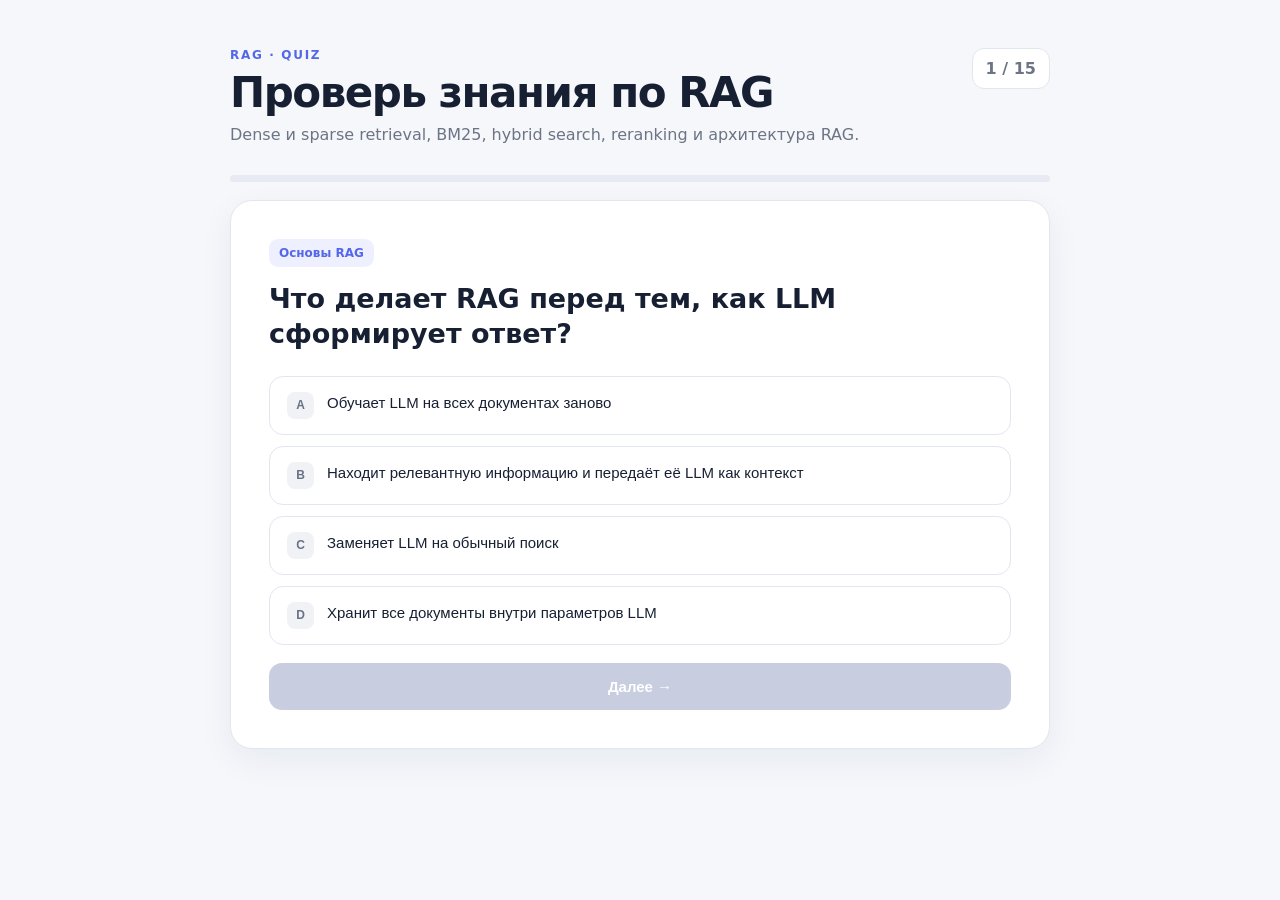
<file: rag_test_one/index.html>
<!doctype html>
<html lang="ru">
<head>
<meta charset="utf-8">
<meta name="viewport" content="width=device-width,initial-scale=1">
<title>RAG — тест</title>
<link rel="stylesheet" href="style.css">
</head>
<body>
<main class="app">
<header>
  <div>
    <div class="eyebrow">RAG · QUIZ</div>
    <h1>Проверь знания по RAG</h1>
    <p>Dense и sparse retrieval, BM25, hybrid search, reranking и архитектура RAG.</p>
  </div>
  <div class="counter" id="counter"></div>
</header>
<div class="progress"><div id="bar"></div></div>

<section class="card" id="quiz">
  <div class="topic" id="topic"></div>
  <h2 id="question"></h2>
  <div id="options" class="options"></div>
  <div id="feedback" class="feedback" hidden>
    <strong id="feedbackTitle"></strong>
    <p id="feedbackText"></p>
  </div>
  <button id="next" class="next" disabled>Далее →</button>
</section>

<section class="card result" id="result" hidden>
  <div class="result-icon">✓</div>
  <div class="eyebrow">РЕЗУЛЬТАТ</div>
  <h2 id="resultTitle"></h2>
  <p id="resultText"></p>
  <button id="restart" class="next">Пройти ещё раз</button>
</section>
</main>
<script src="script.js"></script>
</body>
</html>
</file>
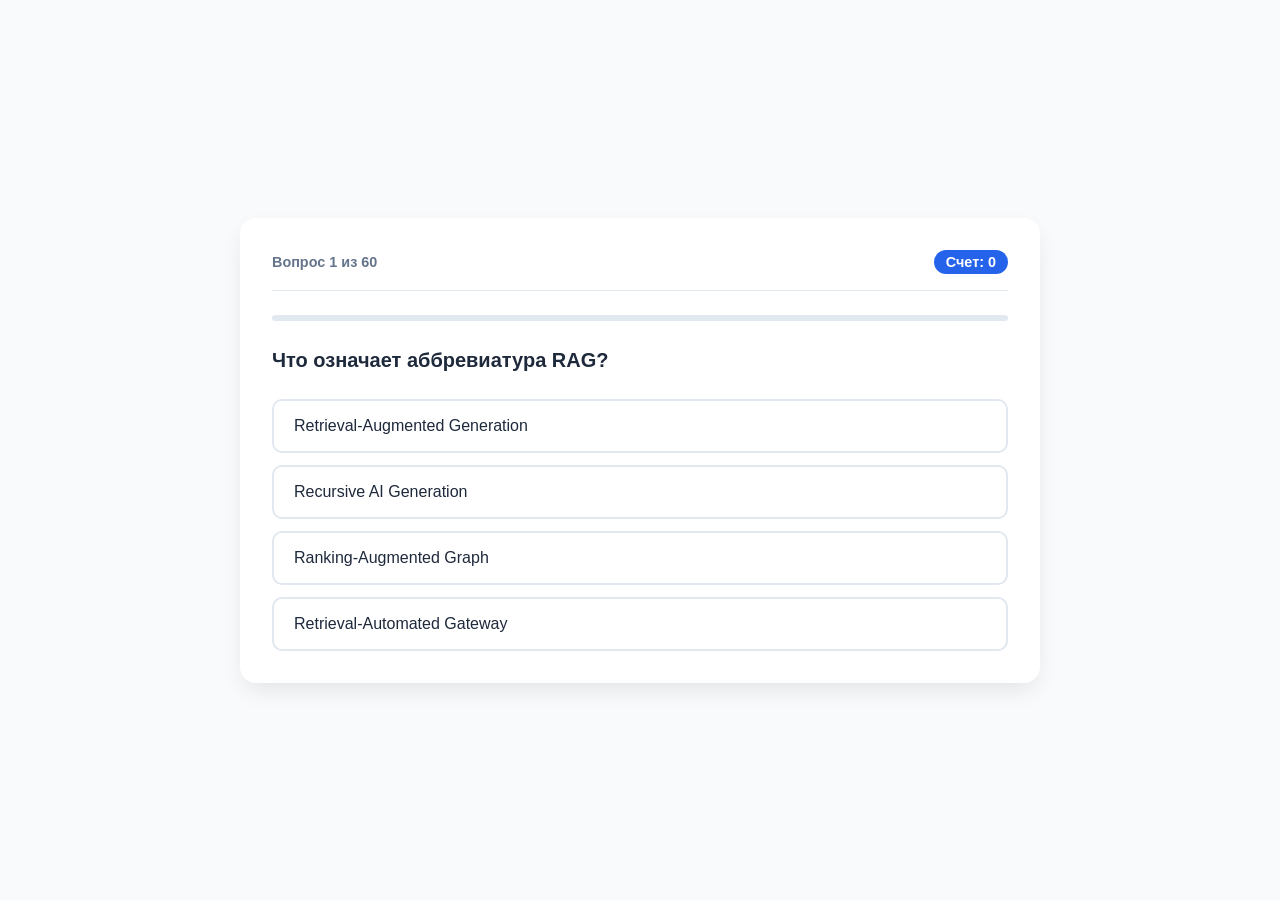
<file: rag_test_two/index.html>
<!DOCTYPE html>
<html lang="ru">
<head>
    <meta charset="UTF-8">
    <meta name="viewport" content="width=device-width, initial-scale=1.0">
    <title>Тест: Технологии анализа больших данных (Apache Spark)</title>
    <style>
        :root {
            --primary: #2563eb;
            --primary-hover: #1d4ed8;
            --success: #16a34a;
            --success-bg: #dcfce7;
            --error: #dc2626;
            --error-bg: #fee2e2;
            --bg: #f8fafc;
            --card-bg: #ffffff;
            --text: #1e293b;
            --text-secondary: #64748b;
            --border: #e2e8f0;
        }

        * {
            box-sizing: border-box;
            margin: 0;
            padding: 0;
            font-family: 'Segoe UI', Roboto, Helvetica, Arial, sans-serif;
        }

        body {
            background-color: var(--bg);
            color: var(--text);
            display: flex;
            justify-content: center;
            align-items: center;
            min-height: 100vh;
            padding: 20px;
        }

        .container {
            background: var(--card-bg);
            border-radius: 16px;
            box-shadow: 0 10px 25px -5px rgba(0, 0, 0, 0.1);
            width: 100%;
            max-width: 800px;
            padding: 32px;
            transition: all 0.3s ease;
        }

        /* Header & Progress */
        .header {
            display: flex;
            justify-content: space-between;
            align-items: center;
            margin-bottom: 24px;
            padding-bottom: 16px;
            border-bottom: 1px solid var(--border);
        }

        .progress-info {
            font-size: 0.9rem;
            color: var(--text-secondary);
            font-weight: 600;
        }

        .score-badge {
            background: var(--primary);
            color: white;
            padding: 4px 12px;
            border-radius: 20px;
            font-size: 0.9rem;
            font-weight: 600;
        }

        .progress-bar {
            width: 100%;
            height: 6px;
            background: var(--border);
            border-radius: 3px;
            margin-bottom: 24px;
            overflow: hidden;
        }

        .progress-fill {
            height: 100%;
            background: var(--primary);
            width: 0%;
            transition: width 0.4s ease;
        }

        /* Question & Options */
        .question-text {
            font-size: 1.25rem;
            font-weight: 600;
            margin-bottom: 24px;
            line-height: 1.5;
            white-space: pre-wrap;
        }

        .options-list {
            display: flex;
            flex-direction: column;
            gap: 12px;
        }

        .option-btn {
            background: var(--card-bg);
            border: 2px solid var(--border);
            border-radius: 10px;
            padding: 16px 20px;
            text-align: left;
            font-size: 1rem;
            color: var(--text);
            cursor: pointer;
            transition: all 0.2s ease;
            position: relative;
            white-space: pre-wrap;
        }

        .option-btn:hover:not(:disabled) {
            border-color: var(--primary);
            background: #eff6ff;
        }

        .option-btn:disabled {
            cursor: default;
            opacity: 0.7;
        }

        .option-btn.correct {
            border-color: var(--success);
            background: var(--success-bg);
            color: var(--success);
            font-weight: 600;
        }

        .option-btn.incorrect {
            border-color: var(--error);
            background: var(--error-bg);
            color: var(--error);
        }

        /* Feedback & Navigation */
        .feedback {
            margin-top: 24px;
            padding: 20px;
            border-radius: 10px;
            display: none;
            animation: fadeIn 0.3s ease;
        }

        .feedback.show {
            display: block;
        }

        .feedback.correct {
            background: var(--success-bg);
            border-left: 4px solid var(--success);
        }

        .feedback.incorrect {
            background: var(--error-bg);
            border-left: 4px solid var(--error);
        }

        .feedback-title {
            font-weight: 700;
            margin-bottom: 8px;
            font-size: 1.1rem;
        }

        .feedback-text {
            line-height: 1.6;
            color: var(--text);
        }

        .next-btn {
            margin-top: 24px;
            width: 100%;
            padding: 16px;
            background: var(--primary);
            color: white;
            border: none;
            border-radius: 10px;
            font-size: 1.1rem;
            font-weight: 600;
            cursor: pointer;
            display: none;
            transition: background 0.2s;
        }

        .next-btn:hover {
            background: var(--primary-hover);
        }

        .next-btn.show {
            display: block;
            animation: fadeIn 0.3s ease;
        }

        /* Results Screen */
        .results-screen {
            text-align: center;
            display: none;
        }

        .results-screen.show {
            display: block;
            animation: fadeIn 0.5s ease;
        }

        .final-score {
            font-size: 4rem;
            font-weight: 800;
            color: var(--primary);
            margin: 20px 0;
        }

        .restart-btn {
            margin-top: 24px;
            padding: 16px 32px;
            background: var(--primary);
            color: white;
            border: none;
            border-radius: 10px;
            font-size: 1.1rem;
            font-weight: 600;
            cursor: pointer;
        }

        .restart-btn:hover {
            background: var(--primary-hover);
        }

        @keyframes fadeIn {
            from { opacity: 0; transform: translateY(10px); }
            to { opacity: 1; transform: translateY(0); }
        }

        @media (max-width: 600px) {
            .container { padding: 20px; }
            .question-text { font-size: 1.1rem; }
            .option-btn { padding: 14px 16px; font-size: 0.95rem; }
        }
    </style>
</head>
<body>

<div class="container">
    <!-- Quiz Screen -->
    <div id="quiz-screen">
        <div class="header">
            <div class="progress-info">Вопрос <span id="current-q">1</span> из <span id="total-q">60</span></div>
            <div class="score-badge">Счет: <span id="score">0</span></div>
        </div>
        
        <div class="progress-bar">
            <div class="progress-fill" id="progress-fill"></div>
        </div>

        <div class="question-text" id="question-text"></div>
        
        <div class="options-list" id="options-list"></div>

        <div class="feedback" id="feedback">
            <div class="feedback-title" id="feedback-title"></div>
            <div class="feedback-text" id="feedback-text"></div>
        </div>

        <button class="next-btn" id="next-btn" onclick="nextQuestion()">Следующий вопрос →</button>
    </div>

    <!-- Results Screen -->
    <div class="results-screen" id="results-screen">
        <h2>Тест завершен!</h2>
        <p style="color: var(--text-secondary); margin-top: 10px;">Ваш итоговый результат:</p>
        <div class="final-score"><span id="final-score">0</span> / <span id="final-total">0</span></div>
        <p id="result-message" style="font-size: 1.1rem; margin-bottom: 20px;"></p>
        <button class="restart-btn" onclick="restartQuiz()">Пройти тест заново</button>
    </div>
</div>

<script>
    // Загружаем данные из JSON
    let quizData = [];
    let currentQuestionIndex = 0;
    let score = 0;
    let answered = false;

    // Загрузка JSON данных
    fetch('quiz_data.json')
        .then(response => response.json())
        .then(data => {
            quizData = data;
            document.getElementById('total-q').textContent = quizData.length;
            document.getElementById('final-total').textContent = quizData.length;
            loadQuestion();
        })
        .catch(error => {
            console.error('Ошибка загрузки JSON:', error);
            document.getElementById('question-text').textContent = 'Ошибка загрузки данных теста. Убедитесь, что файл quiz_data.json находится в той же папке.';
        });

    function loadQuestion() {
        if (currentQuestionIndex >= quizData.length) {
            showResults();
            return;
        }

        const question = quizData[currentQuestionIndex];
        answered = false;

        // Update progress
        document.getElementById('current-q').textContent = currentQuestionIndex + 1;
        document.getElementById('progress-fill').style.width = ((currentQuestionIndex / quizData.length) * 100) + '%';

        // Set question text
        document.getElementById('question-text').textContent = question.question;

        // Create options
        const optionsList = document.getElementById('options-list');
        optionsList.innerHTML = '';
        
        question.options.forEach((option, index) => {
            const btn = document.createElement('button');
            btn.className = 'option-btn';
            btn.textContent = option;
            btn.onclick = () => selectAnswer(index);
            optionsList.appendChild(btn);
        });

        // Hide feedback and next button
        document.getElementById('feedback').classList.remove('show');
        document.getElementById('next-btn').classList.remove('show');
    }

    function selectAnswer(selectedIndex) {
        if (answered) return;
        answered = true;

        const question = quizData[currentQuestionIndex];
        const correctIndex = question.correctIndex;
        const options = document.querySelectorAll('.option-btn');

        // Disable all buttons
        options.forEach(btn => btn.disabled = true);

        // Mark correct and incorrect
        options[correctIndex].classList.add('correct');
        
        if (selectedIndex === correctIndex) {
            score++;
            document.getElementById('score').textContent = score;
            showFeedback(true, question.explanation);
        } else {
            options[selectedIndex].classList.add('incorrect');
            showFeedback(false, question.explanation);
        }

        // Show next button
        document.getElementById('next-btn').classList.add('show');
    }

    function showFeedback(isCorrect, explanation) {
        const feedback = document.getElementById('feedback');
        const feedbackTitle = document.getElementById('feedback-title');
        const feedbackText = document.getElementById('feedback-text');

        feedback.classList.remove('correct', 'incorrect');
        feedback.classList.add('show');

        if (isCorrect) {
            feedback.classList.add('correct');
            feedbackTitle.textContent = '✓ Правильно!';
        } else {
            feedback.classList.add('incorrect');
            feedbackTitle.textContent = '✗ Неправильно';
        }

        feedbackText.textContent = explanation;
    }

    function nextQuestion() {
        currentQuestionIndex++;
        loadQuestion();
    }

    function showResults() {
        document.getElementById('quiz-screen').style.display = 'none';
        document.getElementById('results-screen').classList.add('show');
        document.getElementById('final-score').textContent = score;
        
        const percentage = (score / quizData.length) * 100;
        let message = '';
        
        if (percentage >= 90) {
            message = '🎉 Отличный результат! Вы прекрасно разбираетесь в Apache Spark!';
        } else if (percentage >= 70) {
            message = '👍 Хороший результат! Есть небольшие пробелы в знаниях.';
        } else if (percentage >= 50) {
            message = '📚 Удовлетворительно. Рекомендуется повторить материал.';
        } else {
            message = '📖 Нужно больше практики. Изучите теорию и попробуйте снова!';
        }
        
        document.getElementById('result-message').textContent = message;
    }

    function restartQuiz() {
        currentQuestionIndex = 0;
        score = 0;
        document.getElementById('score').textContent = score;
        document.getElementById('results-screen').classList.remove('show');
        document.getElementById('quiz-screen').style.display = 'block';
        loadQuestion();
    }
</script>

</body>
</html>
</file>
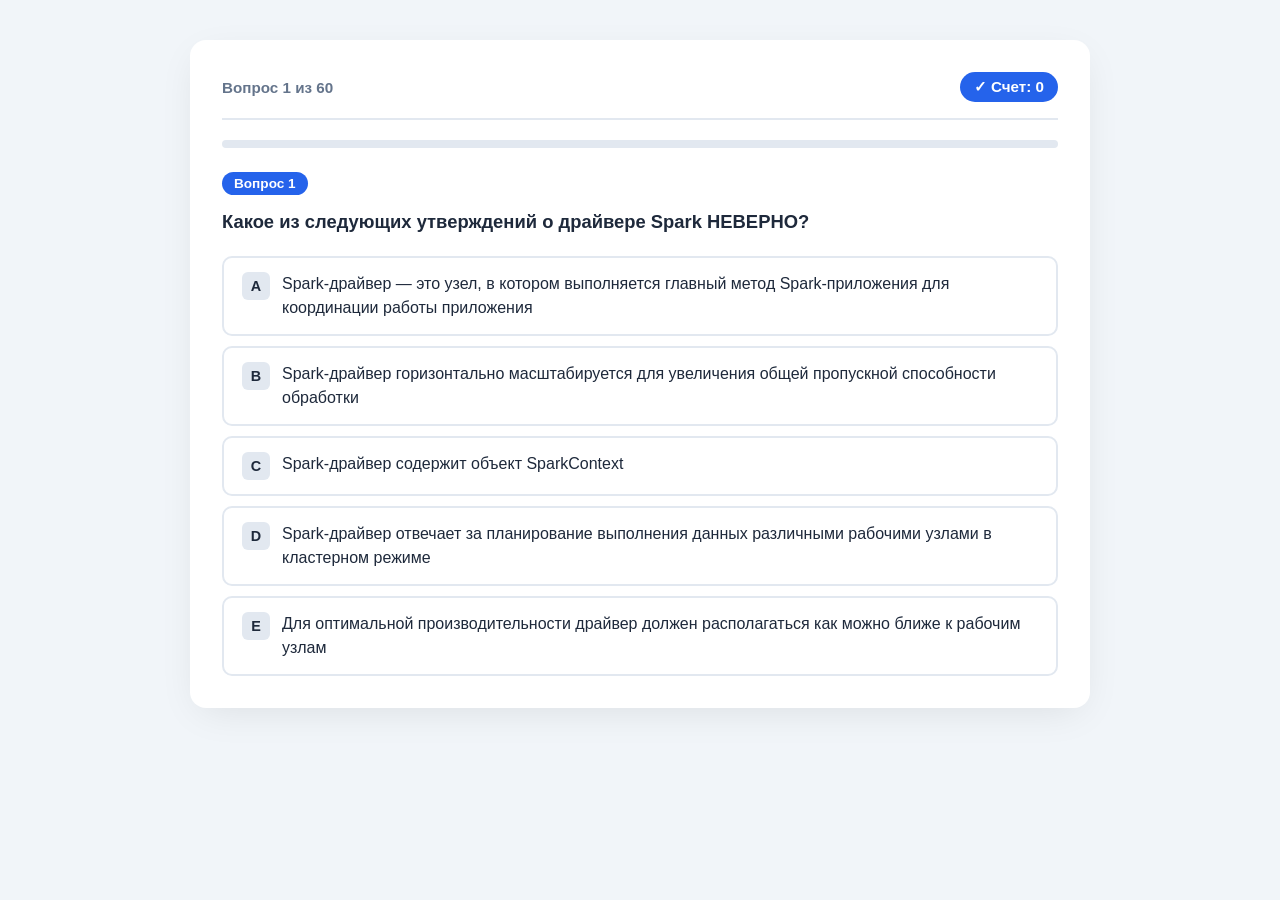
<file: test_exam/test_data_v2.html>
<!DOCTYPE html>
<html lang="ru">
<head>
    <meta charset="UTF-8">
    <meta name="viewport" content="width=device-width, initial-scale=1.0">
    <title>Тест: Технологии анализа больших данных (Apache Spark)</title>
    <style>
        :root {
            --primary: #2563eb;
            --primary-hover: #1d4ed8;
            --success: #16a34a;
            --success-bg: #dcfce7;
            --error: #dc2626;
            --error-bg: #fee2e2;
            --bg: #f1f5f9;
            --card-bg: #ffffff;
            --text: #1e293b;
            --text-secondary: #64748b;
            --border: #e2e8f0;
            --code-bg: #1e293b;
            --code-text: #e2e8f0;
            --code-keyword: #c084fc;
            --code-string: #86efac;
            --code-function: #60a5fa;
        }

        * {
            box-sizing: border-box;
            margin: 0;
            padding: 0;
            font-family: -apple-system, BlinkMacSystemFont, 'Segoe UI', Roboto, 'Helvetica Neue', Arial, sans-serif;
        }

        body {
            background-color: var(--bg);
            color: var(--text);
            min-height: 100vh;
            padding: 20px;
            display: flex;
            justify-content: center;
            align-items: flex-start;
        }

        .container {
            background: var(--card-bg);
            border-radius: 16px;
            box-shadow: 0 10px 40px -10px rgba(0, 0, 0, 0.1);
            width: 100%;
            max-width: 900px;
            padding: 32px;
            margin-top: 20px;
        }

        .header {
            display: flex;
            justify-content: space-between;
            align-items: center;
            margin-bottom: 20px;
            padding-bottom: 16px;
            border-bottom: 2px solid var(--border);
        }

        .progress-info {
            font-size: 0.95rem;
            color: var(--text-secondary);
            font-weight: 600;
        }

        .score-badge {
            background: var(--primary);
            color: white;
            padding: 6px 14px;
            border-radius: 20px;
            font-size: 0.95rem;
            font-weight: 600;
        }

        .progress-bar {
            width: 100%;
            height: 8px;
            background: var(--border);
            border-radius: 4px;
            margin-bottom: 24px;
            overflow: hidden;
        }

        .progress-fill {
            height: 100%;
            background: linear-gradient(90deg, var(--primary), var(--primary-hover));
            width: 0%;
            transition: width 0.4s ease;
        }

        .question-number {
            display: inline-block;
            background: var(--primary);
            color: white;
            padding: 4px 12px;
            border-radius: 12px;
            font-size: 0.85rem;
            font-weight: 600;
            margin-bottom: 12px;
        }

        .question-text {
            font-size: 1.15rem;
            font-weight: 600;
            margin-bottom: 16px;
            line-height: 1.6;
            color: var(--text);
        }

        /* Блоки кода */
        .code-block {
            background: var(--code-bg);
            color: var(--code-text);
            padding: 16px 20px;
            border-radius: 10px;
            font-family: 'Consolas', 'Monaco', 'Courier New', monospace;
            font-size: 0.9rem;
            margin: 16px 0;
            overflow-x: auto;
            white-space: pre-wrap;
            word-wrap: break-word;
            border-left: 4px solid var(--primary);
            line-height: 1.5;
        }

        .code-block .line-number {
            color: #64748b;
            margin-right: 12px;
            user-select: none;
        }

        /* Таблицы */
        .table-container {
            background: #fffbeb;
            border: 1px solid #f59e0b;
            border-radius: 10px;
            padding: 16px;
            margin: 16px 0;
        }

        .table-title {
            font-weight: 700;
            color: #92400e;
            margin-bottom: 12px;
            font-size: 1rem;
        }

        .table-container table {
            width: 100%;
            border-collapse: collapse;
            font-size: 0.9rem;
        }

        .table-container th,
        .table-container td {
            padding: 8px 12px;
            text-align: left;
            border-bottom: 1px solid #fcd34d;
        }

        .table-container th {
            background: #fef3c7;
            font-weight: 600;
            color: #78350f;
        }

        .table-container tr:last-child td {
            border-bottom: none;
        }

        /* Варианты ответов */
        .options-list {
            display: flex;
            flex-direction: column;
            gap: 10px;
            margin-top: 20px;
        }

        .option-btn {
            background: var(--card-bg);
            border: 2px solid var(--border);
            border-radius: 10px;
            padding: 14px 18px;
            text-align: left;
            font-size: 1rem;
            color: var(--text);
            cursor: pointer;
            transition: all 0.2s ease;
            line-height: 1.5;
            display: flex;
            align-items: flex-start;
            gap: 12px;
        }

        .option-btn:hover:not(:disabled) {
            border-color: var(--primary);
            background: #eff6ff;
            transform: translateX(4px);
        }

        .option-btn:disabled {
            cursor: default;
        }

        .option-label {
            display: inline-flex;
            align-items: center;
            justify-content: center;
            min-width: 28px;
            height: 28px;
            background: var(--border);
            border-radius: 6px;
            font-weight: 700;
            font-size: 0.9rem;
            flex-shrink: 0;
        }

        .option-btn.correct {
            border-color: var(--success);
            background: var(--success-bg);
        }

        .option-btn.correct .option-label {
            background: var(--success);
            color: white;
        }

        .option-btn.incorrect {
            border-color: var(--error);
            background: var(--error-bg);
        }

        .option-btn.incorrect .option-label {
            background: var(--error);
            color: white;
        }

        /* Обратная связь */
        .feedback {
            margin-top: 24px;
            padding: 20px;
            border-radius: 10px;
            display: none;
            animation: fadeIn 0.3s ease;
        }

        .feedback.show { display: block; }

        .feedback.correct {
            background: var(--success-bg);
            border-left: 4px solid var(--success);
        }

        .feedback.incorrect {
            background: var(--error-bg);
            border-left: 4px solid var(--error);
        }

        .feedback-title {
            font-weight: 700;
            margin-bottom: 10px;
            font-size: 1.1rem;
        }

        .feedback-text {
            line-height: 1.6;
            color: var(--text);
        }

        .feedback-text code {
            background: rgba(0, 0, 0, 0.08);
            padding: 2px 6px;
            border-radius: 4px;
            font-family: 'Consolas', 'Monaco', monospace;
            font-size: 0.9em;
        }

        /* Кнопки */
        .next-btn {
            margin-top: 24px;
            width: 100%;
            padding: 16px;
            background: var(--primary);
            color: white;
            border: none;
            border-radius: 10px;
            font-size: 1.1rem;
            font-weight: 600;
            cursor: pointer;
            display: none;
            transition: all 0.2s;
        }

        .next-btn:hover {
            background: var(--primary-hover);
            transform: translateY(-2px);
            box-shadow: 0 4px 12px rgba(37, 99, 235, 0.3);
        }

        .next-btn.show { display: block; animation: fadeIn 0.3s ease; }

        /* Экран результатов */
        .results-screen {
            text-align: center;
            display: none;
            padding: 40px 20px;
        }

        .results-screen.show { display: block; animation: fadeIn 0.5s ease; }

        .results-screen h2 {
            font-size: 2rem;
            margin-bottom: 10px;
        }

        .final-score {
            font-size: 5rem;
            font-weight: 800;
            color: var(--primary);
            margin: 20px 0;
            line-height: 1;
        }

        .final-score span {
            font-size: 2rem;
            color: var(--text-secondary);
            font-weight: 400;
        }

        .result-message {
            font-size: 1.2rem;
            margin-bottom: 30px;
            color: var(--text-secondary);
        }

        .restart-btn {
            padding: 16px 32px;
            background: var(--primary);
            color: white;
            border: none;
            border-radius: 10px;
            font-size: 1.1rem;
            font-weight: 600;
            cursor: pointer;
            transition: all 0.2s;
        }

        .restart-btn:hover {
            background: var(--primary-hover);
            transform: translateY(-2px);
        }

        /* Ошибка загрузки */
        .error-message {
            background: var(--error-bg);
            border: 1px solid var(--error);
            border-radius: 10px;
            padding: 20px;
            color: var(--error);
            text-align: center;
        }

        .error-message code {
            background: rgba(220, 38, 38, 0.1);
            padding: 2px 8px;
            border-radius: 4px;
            font-family: monospace;
        }

        @keyframes fadeIn {
            from { opacity: 0; transform: translateY(10px); }
            to { opacity: 1; transform: translateY(0); }
        }

        @media (max-width: 600px) {
            .container { padding: 20px; }
            .question-text { font-size: 1.05rem; }
            .option-btn { padding: 12px 14px; font-size: 0.95rem; }
            .code-block { font-size: 0.8rem; padding: 12px; }
            .final-score { font-size: 3.5rem; }
        }
    </style>
</head>
<body>

<div class="container">
    <!-- Экран загрузки -->
    <div id="loading-screen">
        <div style="text-align: center; padding: 40px;">
            <div style="font-size: 1.2rem; color: var(--text-secondary);">Загрузка вопросов...</div>
        </div>
    </div>

    <!-- Экран ошибки -->
    <div id="error-screen" style="display: none;">
        <div class="error-message">
            <h3>⚠ Ошибка загрузки данных</h3>
            <p style="margin-top: 12px;">Не удалось загрузить файл <code>quiz_data.json</code></p>
            <p style="margin-top: 12px; font-size: 0.9rem;">
                Убедитесь, что файл <code>quiz_data.json</code> находится в той же папке, что и этот HTML-файл.<br>
                Если вы открываете файл через <code>file://</code>, запустите локальный сервер:<br>
                <code style="display: inline-block; margin-top: 8px; padding: 8px; background: rgba(220, 38, 38, 0.1);">python -m http.server 8000</code>
            </p>
        </div>
    </div>

    <!-- Экран теста -->
    <div id="quiz-screen" style="display: none;">
        <div class="header">
            <div class="progress-info">Вопрос <span id="current-q">1</span> из <span id="total-q">60</span></div>
            <div class="score-badge">✓ Счет: <span id="score">0</span></div>
        </div>
        <div class="progress-bar">
            <div class="progress-fill" id="progress-fill"></div>
        </div>
        
        <div class="question-number" id="question-number">Вопрос 1</div>
        <div class="question-text" id="question-text"></div>
        <div id="question-media"></div>
        
        <div class="options-list" id="options-list"></div>
        
        <div class="feedback" id="feedback">
            <div class="feedback-title" id="feedback-title"></div>
            <div class="feedback-text" id="feedback-text"></div>
        </div>
        
        <button class="next-btn" id="next-btn">Следующий вопрос →</button>
    </div>

    <!-- Экран результатов -->
    <div class="results-screen" id="results-screen">
        <h2>🎉 Тест завершён!</h2>
        <p style="color: var(--text-secondary); margin-top: 10px;">Ваш итоговый результат:</p>
        <div class="final-score">
            <span id="final-score">0</span><span> / <span id="final-total">60</span></span>
        </div>
        <p class="result-message" id="result-message"></p>
        <button class="restart-btn" id="restart-btn">Пройти тест заново</button>
    </div>
</div>

<script>
// ============================================
// СОСТОЯНИЕ ПРИЛОЖЕНИЯ
// ============================================
let quizData = [];
let currentQuestion = 0;
let score = 0;
let answered = false;

// ============================================
// ЗАГРУЗКА ДАННЫХ
// ============================================
async function loadData() {
    try {
        const response = await fetch('quiz_data_v2.json');
        if (!response.ok) throw new Error('HTTP ' + response.status);
        const data = await response.json();
        quizData = data.questions || data;
        if (!Array.isArray(quizData)) throw new Error('Неверный формат данных');
        
        document.getElementById('loading-screen').style.display = 'none';
        document.getElementById('quiz-screen').style.display = 'block';
        init();
    } catch (error) {
        console.error('Ошибка загрузки:', error);
        document.getElementById('loading-screen').style.display = 'none';
        document.getElementById('error-screen').style.display = 'block';
    }
}

// ============================================
// ИНИЦИАЛИЗАЦИЯ
// ============================================
function init() {
    document.getElementById('total-q').textContent = quizData.length;
    document.getElementById('final-total').textContent = quizData.length;
    renderQuestion();
}

// ============================================
// РЕНДЕР ВОПРОСА
// ============================================
function renderQuestion() {
    answered = false;
    const q = quizData[currentQuestion];
    
    // Обновляем заголовки
    document.getElementById('current-q').textContent = currentQuestion + 1;
    document.getElementById('question-number').textContent = `Вопрос ${currentQuestion + 1}`;
    document.getElementById('score').textContent = score;
    document.getElementById('progress-fill').style.width = 
        ((currentQuestion) / quizData.length * 100) + '%';
    
    // Текст вопроса (с переносами строк)
    const questionText = q.question.replace(/\n/g, '<br>');
    document.getElementById('question-text').innerHTML = questionText;
    
    // Медиа (код, таблицы)
    const mediaContainer = document.getElementById('question-media');
    mediaContainer.innerHTML = '';
    
    if (q.code) {
        const codeBlock = document.createElement('div');
        codeBlock.className = 'code-block';
        codeBlock.textContent = q.code;
        mediaContainer.appendChild(codeBlock);
    }
    
    if (q.table) {
        const tableContainer = document.createElement('div');
        tableContainer.className = 'table-container';
        
        if (q.table.title) {
            const title = document.createElement('div');
            title.className = 'table-title';
            title.textContent = q.table.title;
            tableContainer.appendChild(title);
        }
        
        if (q.table.rows && Array.isArray(q.table.rows)) {
            const table = document.createElement('table');
            q.table.rows.forEach((row, idx) => {
                const tr = document.createElement('tr');
                const td = document.createElement('td');
                td.textContent = row;
                tr.appendChild(td);
                table.appendChild(tr);
            });
            tableContainer.appendChild(table);
        }
        
        mediaContainer.appendChild(tableContainer);
    }
    
    // Варианты ответов
    const optionsList = document.getElementById('options-list');
    optionsList.innerHTML = '';
    
    const labels = ['A', 'B', 'C', 'D', 'E'];
    q.options.forEach((option, index) => {
        const btn = document.createElement('button');
        btn.className = 'option-btn';
        btn.innerHTML = `
            <span class="option-label">${labels[index]}</span>
            <span>${option}</span>
        `;
        btn.onclick = () => selectAnswer(index, btn);
        optionsList.appendChild(btn);
    });
    
    // Сброс обратной связи
    document.getElementById('feedback').className = 'feedback';
    document.getElementById('next-btn').className = 'next-btn';
}

// ============================================
// ВЫБОР ОТВЕТА
// ============================================
function selectAnswer(index, btn) {
    if (answered) return;
    answered = true;
    
    const q = quizData[currentQuestion];
    const isCorrect = index === q.correctIndex;
    const buttons = document.querySelectorAll('.option-btn');
    
    // Блокируем все кнопки и подсвечиваем правильный/неправильный
    buttons.forEach((b, i) => {
        b.disabled = true;
        if (i === q.correctIndex) {
            b.classList.add('correct');
        } else if (i === index && !isCorrect) {
            b.classList.add('incorrect');
        }
    });
    
    // Обновляем счёт
    if (isCorrect) {
        score++;
        document.getElementById('score').textContent = score;
        showFeedback(true, '✓ Правильно!', q.explanation);
    } else {
        showFeedback(false, '✗ Неправильно', q.explanation);
    }
    
    // Показываем кнопку "Далее"
    const nextBtn = document.getElementById('next-btn');
    nextBtn.textContent = currentQuestion === quizData.length - 1 
        ? 'Показать результат →' 
        : 'Следующий вопрос →';
    nextBtn.className = 'next-btn show';
}

// ============================================
// ОБРАТНАЯ СВЯЗЬ
// ============================================
function showFeedback(isCorrect, title, text) {
    const fb = document.getElementById('feedback');
    fb.className = 'feedback show ' + (isCorrect ? 'correct' : 'incorrect');
    document.getElementById('feedback-title').textContent = title;
    
    // Форматируем объяснение (переносы строк и код)
    let formattedText = text.replace(/\n/g, '<br>');
    // Оборачиваем код в <code> (простая эвристика: текст в кавычках или со скобками)
    formattedText = formattedText.replace(/`([^`]+)`/g, '<code>$1</code>');
    
    document.getElementById('feedback-text').innerHTML = formattedText;
}

// ============================================
// СЛЕДУЮЩИЙ ВОПРОС
// ============================================
function nextQuestion() {
    currentQuestion++;
    if (currentQuestion < quizData.length) {
        renderQuestion();
        window.scrollTo({ top: 0, behavior: 'smooth' });
    } else {
        showResults();
    }
}

// ============================================
// РЕЗУЛЬТАТЫ
// ============================================
function showResults() {
    document.getElementById('quiz-screen').style.display = 'none';
    document.getElementById('results-screen').className = 'results-screen show';
    document.getElementById('final-score').textContent = score;
    
    const percent = Math.round(score / quizData.length * 100);
    let msg = '';
    let emoji = '';
    
    if (percent >= 90) {
        msg = 'Отлично! Вы прекрасно знаете Spark!';
        emoji = '';
    } else if (percent >= 70) {
        msg = 'Хороший результат!';
        emoji = '👍';
    } else if (percent >= 50) {
        msg = 'Неплохо, но есть куда расти.';
        emoji = '📚';
    } else {
        msg = 'Стоит ещё раз повторить материал.';
        emoji = '💪';
    }
    
    document.getElementById('result-message').textContent = `${emoji} ${msg} (${percent}%)`;
}

// ============================================
// ПЕРЕЗАПУСК
// ============================================
function restartQuiz() {
    currentQuestion = 0;
    score = 0;
    document.getElementById('results-screen').className = 'results-screen';
    document.getElementById('quiz-screen').style.display = 'block';
    renderQuestion();
    window.scrollTo({ top: 0, behavior: 'smooth' });
}

// ============================================
// ОБРАБОТЧИКИ СОБЫТИЙ
// ============================================
document.getElementById('next-btn').addEventListener('click', nextQuestion);
document.getElementById('restart-btn').addEventListener('click', restartQuiz);

// Запуск
loadData();
</script>

</body>
</html>
</file>
<file: rag_test_one/style.css>
*{box-sizing:border-box}
:root{--bg:#f5f7fb;--card:#fff;--text:#172033;--muted:#6c7485;--line:#e2e6ef;--accent:#5367e8;--green:#24965a;--greenbg:#e9f8ef;--red:#d94b5b;--redbg:#fff0f2}
body{margin:0;min-height:100vh;background:var(--bg);color:var(--text);font-family:Inter,system-ui,-apple-system,"Segoe UI",sans-serif}
.app{width:min(820px,calc(100% - 32px));margin:auto;padding:48px 0 70px}
header{display:flex;justify-content:space-between;gap:20px;align-items:flex-start}
.eyebrow{font-size:12px;font-weight:800;letter-spacing:.14em;color:var(--accent)}
h1{margin:8px 0;font-size:clamp(28px,5vw,42px);line-height:1.08;letter-spacing:-.035em}
header p{margin:0;color:var(--muted);line-height:1.5}
.counter{padding:10px 13px;border:1px solid var(--line);border-radius:12px;background:#fff;color:var(--muted);font-weight:700;white-space:nowrap}
.progress{height:7px;background:#e7eaf2;border-radius:99px;overflow:hidden;margin:28px 0 18px}
#bar{height:100%;width:0;background:var(--accent);transition:.3s}
.card{background:var(--card);border:1px solid var(--line);border-radius:22px;padding:clamp(22px,5vw,38px);box-shadow:0 12px 35px #1923410f}
.topic{display:inline-block;padding:7px 10px;border-radius:9px;background:#eef0ff;color:var(--accent);font-size:12px;font-weight:800;margin-bottom:14px}
h2{margin:0 0 24px;font-size:clamp(20px,3.5vw,27px);line-height:1.3}
.options{display:grid;gap:11px}
.option{width:100%;text-align:left;border:1px solid var(--line);background:#fff;color:var(--text);border-radius:14px;padding:15px 17px;font-size:15px;line-height:1.4;cursor:pointer;display:flex;gap:13px;align-items:flex-start;transition:.15s}
.option:hover:not(:disabled){border-color:#aeb7d7;transform:translateY(-1px)}
.option:disabled{cursor:default}
.letter{width:27px;height:27px;flex:0 0 27px;border-radius:8px;background:#f0f2f6;color:#697185;display:grid;place-items:center;font-weight:800;font-size:12px}
.option.correct{border-color:#72c394;background:var(--greenbg)}
.option.correct .letter{background:var(--green);color:#fff}
.option.wrong{border-color:#e58a96;background:var(--redbg)}
.option.wrong .letter{background:var(--red);color:#fff}
.feedback{margin-top:17px;padding:17px 18px;border-radius:14px;background:#f7f8fb;border:1px solid var(--line)}
.feedback p{margin:5px 0 0;color:#596274;line-height:1.55;font-size:14px}
.next{margin-top:18px;width:100%;border:0;border-radius:13px;padding:15px;background:var(--accent);color:#fff;font-weight:800;font-size:15px;cursor:pointer}
.next:disabled{background:#c9cde0;cursor:not-allowed}
.result{text-align:center;padding:52px 30px}
.result-icon{width:58px;height:58px;margin:0 auto 18px;display:grid;place-items:center;border-radius:50%;background:var(--greenbg);color:var(--green);font-size:28px;font-weight:900}
.result h2{font-size:32px;margin:10px 0 8px}.result p{color:var(--muted);line-height:1.6;max-width:540px;margin:0 auto}
@media(max-width:620px){.app{padding-top:28px}.card{border-radius:17px}header p{font-size:14px}.counter{font-size:12px;padding:8px 9px}}
</file>
